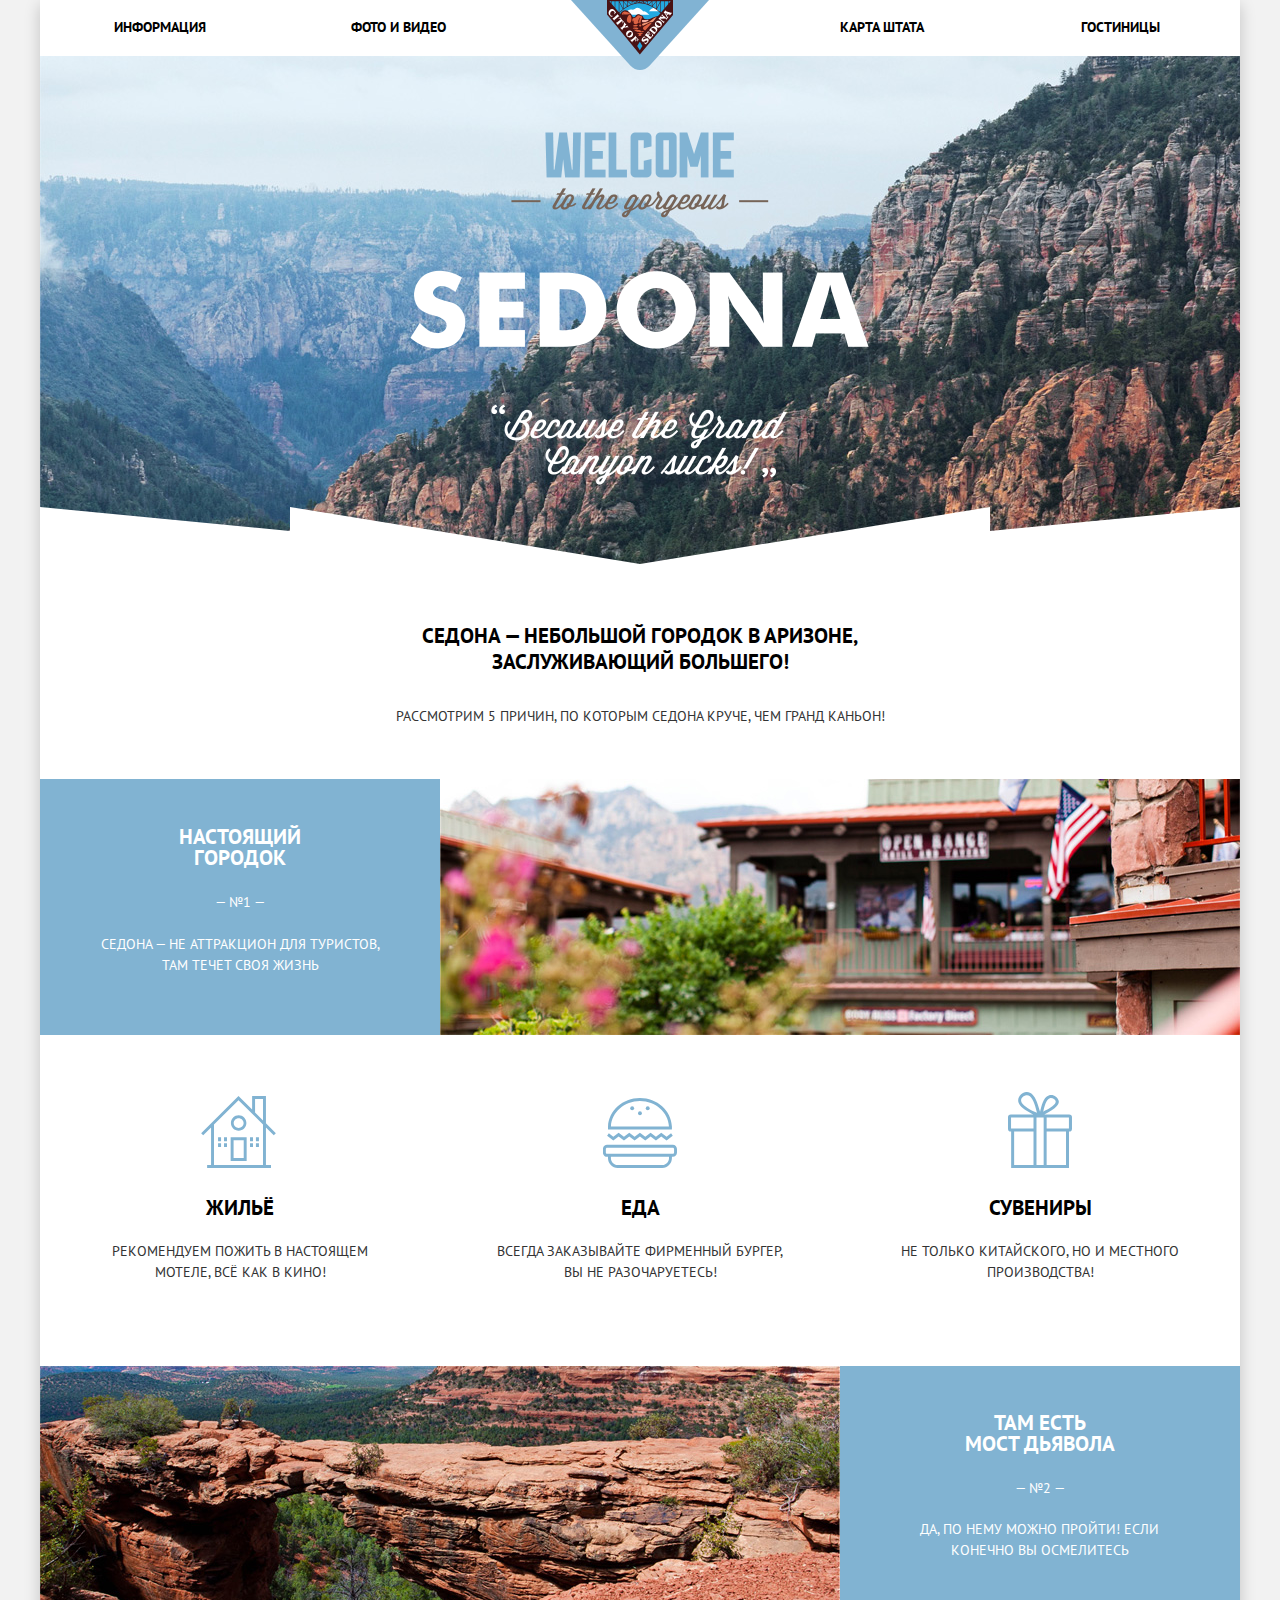
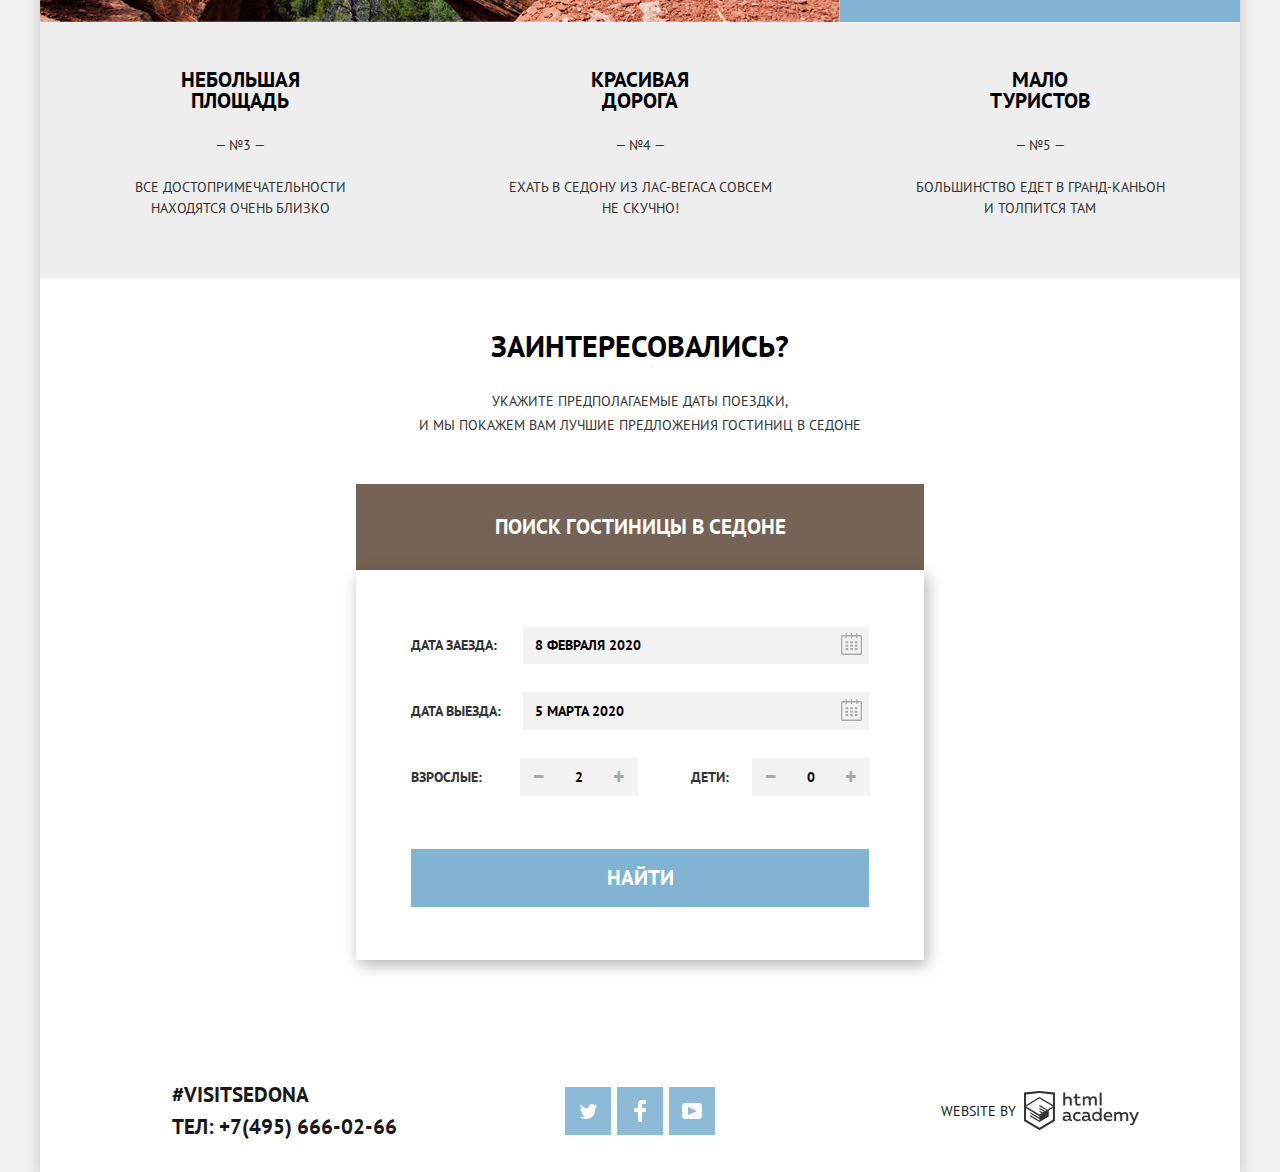
<file: index.html>
<!DOCTYPE html>
<html lang="ru">
  <head>
    <meta charset="utf-8">
    <title>HTML Academy: Седона</title>
    <link href="https://fonts.googleapis.com/css?family=PT+Sans:400,700&display=swap&subset=cyrillic-ext" rel="stylesheet">
    <link href="css/normalize.css" rel="stylesheet">
    <link href="css/styles.css" rel="stylesheet">
  </head>
  <body>
    <div class="wrapper">
      <header class="main-header special-header">
        <nav class="main-navigation">
          <a class="main-header-logo">
            <img src="img/icons/logo-sedona.svg" alt="Логотип Седоны" width="140" height="70">
          </a>
          <ul class="site-navigation">
            <li><a href="info.html">Информация</a></li>
            <li><a href="photo-video.html">Фото и видео</a></li>
            <li><a href="map.html">Карта штата</a></li>
            <li><a href="hotels.html">Гостиницы</a></li>
          </ul>
        </nav>
      </header>

      <main class="container main-container">
        <div class="page-title">
          <h1>Седона &mdash; небольшой городок в Аризоне, заслуживающий большего!</h1>
          <p class="intro">Рассмотрим 5 причин, по которым Седона круче, чем Гранд Каньон!</p>
        </div>

        <section class="advantages">
          <h2 class="visually-hidden">Преимущества в городе Седона</h2>
          <ul class="advantages-list">
            <li class="advantage-item block1">
              <div class="real-city-container">
                <div class="real-city">
                  <h3>Настоящий городок</h3>
                  <span>&mdash; №1 &mdash;</span>
                  <p>Седона &mdash; не аттракцион для туристов, там течет своя жизнь</p>
                </div>
                <img src="img/real-city.jpg" alt="Настоящий городок" width="800" height="256">
              </div>
              <ul class="service-list">
                <li class="service-item">
                  <h4 class="house">Жильё</h4>
                  <p>Рекомендуем пожить в настоящем мотеле, всё как в кино!</p>
                </li>
                <li class="service-item">
                  <h4 class="food">Еда</h4>
                  <p>Всегда заказывайте фирменный бургер, вы не разочаруетесь!</p>
                </li>
                <li class="service-item">
                  <h4 class="souvenir">Сувениры</h4>
                  <p>Не только китайского, но и местного производства!</p>
                </li>
              </ul>
            </li>
            <li class="advantage-item block2">
              <div class="devil-bridge-block">
                <div class="devil-bridge">
                  <h3>Там есть <br> мост дьявола</h3>
                  <span>&mdash; №2 &mdash;</span>
                  <p>Да, по нему можно пройти! Если конечно вы осмелитесь</p>
                </div>
                <img src="img/devil-bridge.jpg" alt="Мост дьявола" width="800" height="256">
              </div>
            </li>
            <li class="advantage-item other">
              <h3>Небольшая площадь</h3>
              <span>&mdash; №3 &mdash;</span>
              <p>Все достопримечательности находятся очень близко</p>
            </li>
            <li class="advantage-item other">
              <h3>Красивая дорога</h3>
              <span>&mdash; №4 &mdash;</span>
              <p>Ехать в Седону из Лас-Вегаса совсем<br> не скучно!</p>
            </li>
            <li class="advantage-item other">
              <h3>Мало туристов</h3>
              <span>&mdash; №5 &mdash;</span>
              <p class="canyon">Большинство едет в Гранд-Каньон и толпится там</p>
            </li>
          </ul>
        </section>

        <section class="hotel-search">
          <h2 class="visually-hidden">Поиск гостиниц и карта города Седона</h2>
          <p class="interest">
            <b>Заинтересовались?</b>
          </p>
          <p class="best-offers">
            Укажите предполагаемые даты поездки,<br> и мы покажем вам лучшие предложения гостиниц в седоне
          </p>
          <div class="button-form">
            <button class="form-btn" type="button" name="hotel-search">Поиск гостиницы в Седоне</button>
            <form class="hotel-searching modal-show" action="https://echo.htmlacademy.ru" method="POST">
              <div class="check">
                <p>
                  <label for="date-check-in">Дата заезда:</label>
                  <input class="check-field" id="date-check-in" type="text" name="date" placeholder="8 февраля 2020">
                  <button class="calendar-btn" type="button" aria-label="Дата заезда">
                    <svg xmlns="http://www.w3.org/2000/svg" width="21" height="22" viewBox="0 0 21 22">
                      <path d="M19.251 2.025h-2.845V.648c0-.381-.294-.689-.656-.689-.363 0-.656.308-.656.689v1.377h-3.938V.648c0-.381-.294-.689-.655-.689-.363 0-.657.308-.657.689v1.377H5.906V.648c0-.381-.294-.689-.656-.689-.363 0-.657.308-.657.689v1.377H1.75C.784 2.025 0 2.847 0 3.862v16.302C0 21.179.784 22 1.75 22h17.501c.966 0 1.749-.821 1.749-1.836V3.862c0-1.015-.783-1.837-1.749-1.837zm.437 18.139a.448.448 0 0 1-.437.459H1.75a.45.45 0 0 1-.438-.459V3.862a.45.45 0 0 1 .438-.459h2.844v1.378c0 .381.294.689.657.689.362 0 .656-.308.656-.689V3.403h3.938v1.378c0 .381.294.689.657.689.361 0 .655-.308.655-.689V3.403h3.938v1.378c0 .381.293.689.656.689.362 0 .656-.308.656-.689V3.403h2.845c.241 0 .437.206.437.459v16.302z"/>
                      <path d="M4.594 8.225h2.625v2.066H4.594zM4.594 11.668h2.625v2.067H4.594zM4.594 15.112h2.625v2.066H4.594zM9.188 15.112h2.625v2.066H9.188zM9.188 11.668h2.625v2.067H9.188zM9.188 8.225h2.625v2.066H9.188zM13.781 15.112h2.625v2.066h-2.625zM13.781 11.668h2.625v2.067h-2.625zM13.781 8.225h2.625v2.066h-2.625z"/>
                    </svg>
                  </button>
                </p>
                <p>
                  <label for="date-check-out">Дата выезда:</label>
                  <input class="check-field" id="date-check-out" type="text" name="date" placeholder="5 марта 2020">
                  <button class="calendar-btn" type="button" aria-label="Дата выезда">
                    <svg xmlns="http://www.w3.org/2000/svg" width="21" height="22" viewBox="0 0 21 22">
                      <path d="M19.251 2.025h-2.845V.648c0-.381-.294-.689-.656-.689-.363 0-.656.308-.656.689v1.377h-3.938V.648c0-.381-.294-.689-.655-.689-.363 0-.657.308-.657.689v1.377H5.906V.648c0-.381-.294-.689-.656-.689-.363 0-.657.308-.657.689v1.377H1.75C.784 2.025 0 2.847 0 3.862v16.302C0 21.179.784 22 1.75 22h17.501c.966 0 1.749-.821 1.749-1.836V3.862c0-1.015-.783-1.837-1.749-1.837zm.437 18.139a.448.448 0 0 1-.437.459H1.75a.45.45 0 0 1-.438-.459V3.862a.45.45 0 0 1 .438-.459h2.844v1.378c0 .381.294.689.657.689.362 0 .656-.308.656-.689V3.403h3.938v1.378c0 .381.294.689.657.689.361 0 .655-.308.655-.689V3.403h3.938v1.378c0 .381.293.689.656.689.362 0 .656-.308.656-.689V3.403h2.845c.241 0 .437.206.437.459v16.302z"/>
                      <path d="M4.594 8.225h2.625v2.066H4.594zM4.594 11.668h2.625v2.067H4.594zM4.594 15.112h2.625v2.066H4.594zM9.188 15.112h2.625v2.066H9.188zM9.188 11.668h2.625v2.067H9.188zM9.188 8.225h2.625v2.066H9.188zM13.781 15.112h2.625v2.066h-2.625zM13.781 11.668h2.625v2.067h-2.625zM13.781 8.225h2.625v2.066h-2.625z"/>
                    </svg>
                  </button>
                </p>
              </div>
              <div class="adult-child">
                <p class="adult">
                  <label for="adult-number">Взрослые:</label>
                  <span class="adult-block">
                    <button class="plus-minus" type="button" aria-label="Минус">&minus;</button>
                    <input id="adult-number" type="text" name="adult" placeholder="2">
                    <button class="plus-minus" type="button" aria-label="Плюс">+</button>
                  </span>
                </p>
                <p class="child">
                  <label class="child-label" for="child-number">Дети:</label>
                  <span class="child-block">
                    <button class="plus-minus" type="button" aria-label="Минус">&minus;</button>
                    <input id="child-number" type="text" name="child" placeholder="0">
                    <button class="plus-minus" type="button" aria-label="Плюс">+</button>
                  </span>
                </p>
              </div>
              <button class="search-btn" type="submit">Найти</button>
            </form>
          </div>
          <div class="map">
            <iframe src="https://www.google.com/maps/embed?pb=!1m18!1m12!1m3!1d52383.117474208055!2d-111.8303295823372!3d34.85761324832091!2m3!1f0!2f0!3f0!3m2!1i1024!2i768!4f13.1!3m3!1m2!1s0x872da132f942b00d%3A0x5548c523fa6c8efd!2z0KHQtdC00L7QvdCwLCDQkNGA0LjQt9C-0L3QsCA4NjMzNiwg0KHQqNCQ!5e0!3m2!1sru!2sru!4v1530306707157" width="1200" height="594" style="border:0" allowfullscreen>
            </iframe>
          </div>
        </section>
      </main>

      <footer class="main-footer main-footer-index">
        <div class="footer-feedback">
            <span class="hashtag">#visitsedona</span>
            <a href="tel:+74956660266">тел: +7(495) 666-02-66</a>
        </div>
        <ul class="footer-social">
          <li>
            <a class="social-button twitter" href="#">
              <span class="visually-hidden">Twitter</span>
              <svg xmlns="http://www.w3.org/2000/svg" xmlns:xlink="http://www.w3.org/1999/xlink" width="17" height="15" viewBox="0 0 17 15">
                <path fill="#FFF" d="M10.95.144c1.685-.496 2.984.27 3.577 1.179.673-.231 1.331-.481 2.011-.708a2.345 2.345 0 0 1-.857 1.768c.685.17 1.304-.491 1.304-.491-.169 1-1.006 1.788-1.563 2.024-.231 6.75-3.175 11.217-10.077 11.082h-.446c-.41 0-4.164-.46-4.898-1.887 2.271.196 3.893-.422 4.693-1.177-.96-.3-2.679-.477-2.979-2.95.349.106.564.228 1.19.119C1.705 8.247.374 7.53.448 5.33c.285.328 1.067.536 1.34.472C1.085 5.561-.182 2.442.894.85c1.818 1.854 3.735 3.606 7.152 3.773C8.254 2.33 9.183.793 10.95.144z"/>
              </svg>
            </a>
          </li>
          <li>
            <a class="social-button facebook" href="#">
              <span class="visually-hidden">Facebook</span>
              <svg xmlns="http://www.w3.org/2000/svg" width="12" height="22" viewBox="0 0 12 22">
                <path fill="#FFF" d="M12 4V0H8a4 4 0 0 0-4 4v4H0v4h4v10h4V12h4V8H8V4h4z"/>
              </svg>
            </a>
          </li>
          <li>
            <a class="social-button youtube" href="#">
              <span class="visually-hidden">Youtube</span>
              <svg xmlns="http://www.w3.org/2000/svg" xmlns:xlink="http://www.w3.org/1999/xlink" width="20" height="16" viewBox="0 0 20 16">
                <path fill="#FFF" d="M17 0H3C1.35 0 0 1.35 0 3v10c0 1.65 1.35 3 3 3h14c1.65 0 3-1.35 3-3V3c0-1.65-1.35-3-3-3zM6.027 11.998V4.002L15.014 8l-8.987 3.998z"/>
              </svg>
            </a>
          </li>
        </ul>
        <div class="footer-copyright">
          <span>website by</span>
          <a class="copyright" href="https://htmlacademy.ru/intensive/htmlcss">
            <span class="visually-hidden">HTML academy</span>
            <svg id="Layer_1" data-name="Layer 1" xmlns="http://www.w3.org/2000/svg" viewBox="0 0 108.08 36.85">
              <title>logo-htmlacademy-small1</title>
              <path d="M44.61,26.88a2,2,0,0,0,.55-0.1v1.33a3.25,3.25,0,0,1-1.18.21,1.67,1.67,0,0,1-1.67-1,4.84,4.84,0,0,1-3.14,1.08c-1.51,0-2.91-.83-2.91-2.55,0-2.13,2-2.79,3.71-2.79a11.08,11.08,0,0,1,2.17.25v-0.3c0-1-.76-1.77-2.19-1.77a7.42,7.42,0,0,0-3,.64v-1.7a10.21,10.21,0,0,1,3.19-.55c2.36,0,3.81,1.12,3.81,3.65v3a0.54,0.54,0,0,0,.49.59h0.17Zm-6.44-1.13A1.35,1.35,0,0,0,39.63,27h0.11a3.39,3.39,0,0,0,2.41-1V24.58a9.72,9.72,0,0,0-1.81-.21c-1,0-2.16.33-2.16,1.38h0Zm12.36-6.11a5,5,0,0,1,2.57.64V22a4.08,4.08,0,0,0-2.3-.7,2.75,2.75,0,1,0,0,5.49,5,5,0,0,0,2.43-.64v1.71a6.27,6.27,0,0,1-2.76.57A4.21,4.21,0,0,1,46,24.51q0-.21,0-0.41a4.32,4.32,0,0,1,4.18-4.46h0.38Zm12.17,7.24a2,2,0,0,0,.55-0.1v1.33a3.25,3.25,0,0,1-1.18.21,1.67,1.67,0,0,1-1.67-1,4.84,4.84,0,0,1-3.14,1.08c-1.51,0-2.91-.83-2.91-2.55,0-2.13,2-2.79,3.71-2.79a11.08,11.08,0,0,1,2.17.25v-0.3c0-1-.76-1.77-2.19-1.77a7.42,7.42,0,0,0-3,.64v-1.7a10.21,10.21,0,0,1,3.19-.55c2.36,0,3.81,1.12,3.81,3.65v3a0.54,0.54,0,0,0,.49.59h0.17Zm-6.44-1.13A1.35,1.35,0,0,0,57.73,27h0.11a3.39,3.39,0,0,0,2.41-1V24.58a9.72,9.72,0,0,0-1.81-.21c-1.06,0-2.16.33-2.16,1.38h0ZM73,16V28.2H71.35V26.88a3.88,3.88,0,0,1-3.19,1.54,4.4,4.4,0,0,1,0-8.78,3.81,3.81,0,0,1,3,1.3V16H73Zm-4.53,5.22a2.76,2.76,0,1,0,0,5.52A2.86,2.86,0,0,0,71.15,25V23A2.91,2.91,0,0,0,68.49,21.27ZM79,19.64c3.31,0,4.46,2.68,3.92,5.09H76.7c0.21,1.5,1.67,2.11,3.19,2.11a6.11,6.11,0,0,0,2.64-.59v1.6a7.14,7.14,0,0,1-3,.57C77,28.42,74.78,27,74.78,24a4.18,4.18,0,0,1,4-4.39H79Zm0.09,1.54a2.28,2.28,0,0,0-2.44,2.1v0.06H81.3A2,2,0,0,0,79.13,21.18Zm5.73,7V19.87h1.65v1a3.81,3.81,0,0,1,2.78-1.27A2.86,2.86,0,0,1,91.89,21a4.12,4.12,0,0,1,2.91-1.33A3.06,3.06,0,0,1,98,23V28.2h-1.9V23.05a1.59,1.59,0,0,0-1.42-1.75H94.42a2.8,2.8,0,0,0-2.07,1.12V28.2h-1.9V23.05A1.59,1.59,0,0,0,89,21.31H88.8a3,3,0,0,0-2.21,1.29v5.63H84.86Zm21.31-8.33h1.9l-3.91,9.46c-0.9,2.17-2.09,2.86-3.35,2.86a4.76,4.76,0,0,1-1.1-.14V30.46a2.86,2.86,0,0,0,.85.12c0.9,0,1.58-.64,2.07-1.9l0.17-.42-4-8.4h2l2.86,6.29ZM38.73,1.46V6.22a3.81,3.81,0,0,1,2.7-1.14,3.25,3.25,0,0,1,3.44,3.4v5.15H43V8.72a1.81,1.81,0,0,0-1.61-2h-0.3a2.93,2.93,0,0,0-2.32,1.39v5.52h-1.9V1.46h1.9ZM49.94,2.31v3h3V6.91h-3v3.81c0,1.1.5,1.46,1.58,1.46a4.49,4.49,0,0,0,1.69-.33v1.6A6.8,6.8,0,0,1,51,13.8a2.55,2.55,0,0,1-2.86-2.74V6.89H46.58V5.26h1.5V2.74Zm5.4,11.31V5.28H57v1A3.81,3.81,0,0,1,59.77,5a2.86,2.86,0,0,1,2.6,1.33A4.12,4.12,0,0,1,65.28,5,3.06,3.06,0,0,1,68.44,8.4v5.21h-1.9V8.46a1.59,1.59,0,0,0-1.42-1.75H64.89a2.8,2.8,0,0,0-2.07,1.12v5.78h-1.9V8.46A1.59,1.59,0,0,0,59.5,6.71H59.27A3,3,0,0,0,57.06,8v5.63H55.34ZM71.17,1.45H73V13.6H71.17V1.45ZM14.71,0H14.55L0,1.54V28.21l14.55,8.66,14.55-8.66V1.54Zm12.5,27.1L14.55,34.64,1.9,27.12V16.18l12.59,7.5V25L5.86,19.9v1.31l8.68,5.21v1.39L5.87,22.65V24l8.68,5.21,8.75-5.24V18.31L27.2,16V27.12Zm0-12.53-3.48,2-1.6,1L14.51,13v1.31L21,18.23H21l-0.14.09-1,.54-5.37-3.2V17l4.24,2.52-1,.67-3.2-1.9v1.31l2.1,1.24L14.5,22.1,2,14.65,14.51,7.11Zm0-1.32L14.49,5.76,1.91,13.25v-10L14.56,1.92,27.21,3.25v10h0Z" transform="translate(0 -0.02)" fill="#231f20"/>
            </svg>
          </a>
        </div>
      </footer>
    </div>
    <script src="js/popup.min.js"></script>
  </body>
</html>
</file>
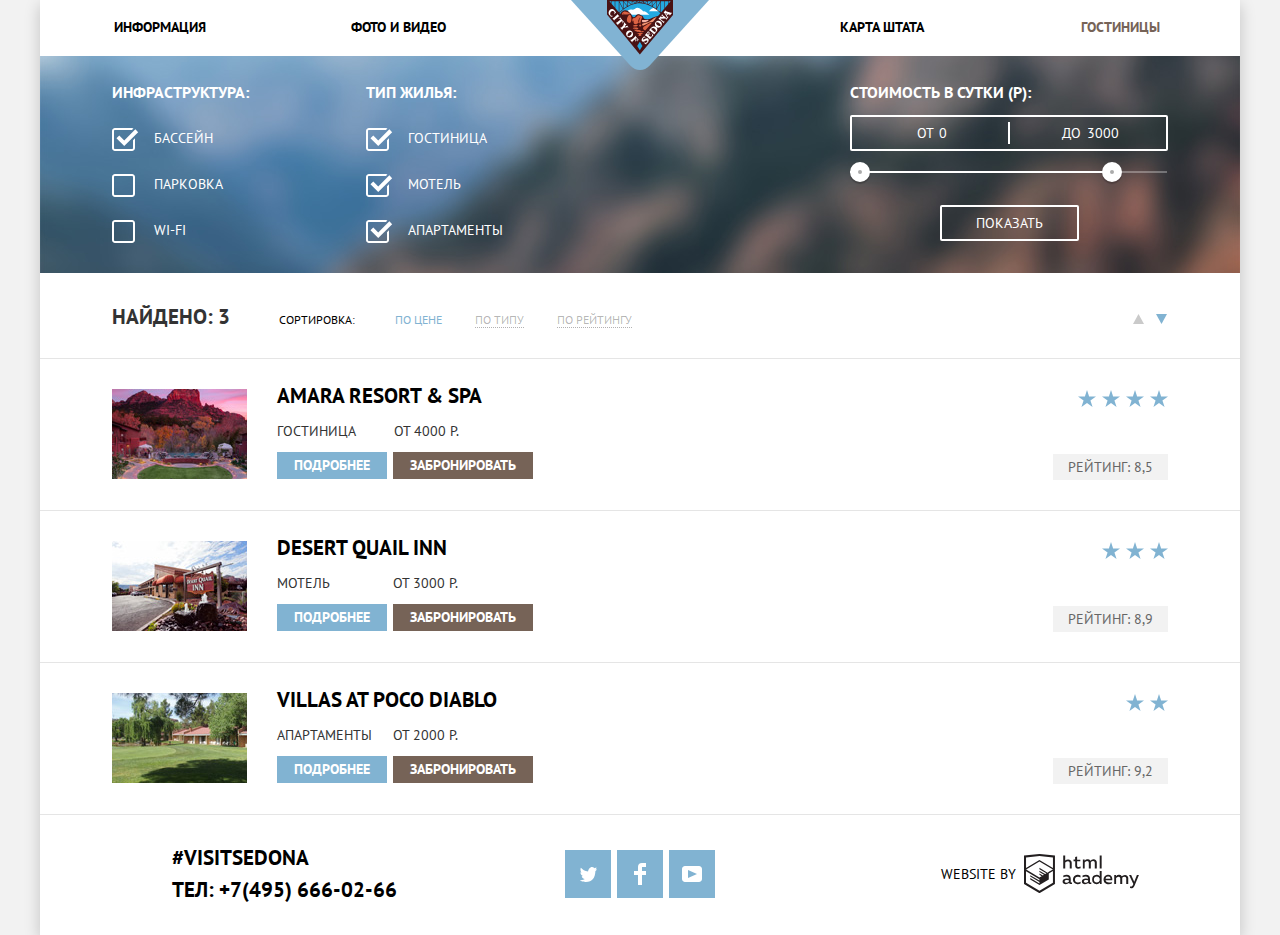
<file: hotels.html>
<!DOCTYPE html>
<html lang="ru">
  <head>
    <meta charset="utf-8">
    <title>HTML Academy: Седона</title>
    <link href="https://fonts.googleapis.com/css?family=PT+Sans:400,700&display=swap&subset=cyrillic-ext" rel="stylesheet">
    <link href="css/normalize.css" rel="stylesheet">
    <link href="css/styles.css" rel="stylesheet">
  </head>
  <body>
    <div class="wrapper">
      <header class="main-header">
        <a href="index.html">
          <span class="visually-hidden">На главную</span>
          <img class="main-header-logo" src="img/icons/logo-sedona.svg" alt="Логотип Седоны" width="140" height="70">
        </a>
        <nav class="main-navigation">
          <ul class="site-navigation">
            <li><a href="info.html">Информация</a></li>
            <li><a href="media.html">Фото и видео</a></li>
            <li><a href="map.html">Карта штата</a></li>
            <li class="site-navigation-current"><a>Гостиницы</a></li>
          </ul>
        </nav>
      </header>

      <main class="container">
        <h1 class="visually-hidden">Поиск гостиниц в Седоне</h1>

        <section>
          <h2 class="visually-hidden">Форма поиска жилья</h2>
          <form class="housing-search" action="https://echo.htmlacademy.ru" method="POST">
            <fieldset class="infrastructure-block">
              <legend>Инфраструктура:</legend>
              <ul class="infrastructure-option">
                <li class="filter-option">
                  <input class="visually-hidden filter-input" id="pool" type="checkbox" name="pool" checked>
                  <label for="pool">Бассейн</label>
                </li>
                <li class="filter-option">
                  <input class="visually-hidden filter-input" id="parking" type="checkbox" name="parking">
                  <label for="parking">Парковка</label>
                </li>
                <li class="filter-option">
                  <input class="visually-hidden filter-input" id="wifi" type="checkbox" name="wifi">
                  <label for="wifi">wi-fi</label>
                </li>
              </ul>
            </fieldset>
            <fieldset class="housing-type-block">
              <legend>Тип жилья:</legend>
              <ul class="housing-type">
                <li class="filter-option">
                  <input class="visually-hidden filter-input" id="hotel" type="checkbox" name="hotel" checked>
                  <label for="hotel">Гостиница</label>
                </li>
                <li class="filter-option">
                  <input class="visually-hidden filter-input" id="motel" type="checkbox" name="motel" checked>
                  <label for="motel">Мотель</label>
                </li>
                <li class="filter-option">
                  <input class="visually-hidden filter-input" id="apartments" type="checkbox" name="apartments" checked>
                  <label for="apartments">Апартаменты</label>
                </li>
              </ul>
            </fieldset>
            <fieldset class="price-block">
              <legend>Стоимость в сутки (р):</legend>
              <div class="price-range">
                <label>
                  <span>От</span>
                  <input type="text" name="min" value="0">
                </label>
                <label>
                  <span>До</span>
                  <input type="text" name="max" value="3000">
                </label>
              </div>
              <div class="range-controls">
                <div class="scale">
                  <div class="bar"></div>
                </div>
                <div class="slider slider-min"></div>
                <div class="slider slider-max"></div>
              </div>
              <button class="show-button" type="submit">Показать</button>
            </fieldset>
          </form>
        </section>

        <section class="filters-results">
          <div class="filters-block1">
            <h2>Сортировка:</h2>
            <p class="result">Найдено: 3</p>
            <ul class="sorting">
              <li class="sorting-item-current">
                <a>По цене</a>
              </li>
              <li>
                <a class="sorting-item" href="#">По типу</a>
              </li>
              <li>
                <a class="sorting-item" href="#">По рейтингу</a>
              </li>
            </ul>
          </div>
          <ul class="increase-decrease">
            <li>
              <a class="increase" href="#">
                <span class="visually-hidden">По возрастанию</span>
                <svg xmlns="http://www.w3.org/2000/svg" width="11" height="10" viewBox="0 0 11 10">
                  <path fill="#231F20" d="M5.5 0L0 10h11z"/>
                </svg>
              </a>
            </li>
            <li>
              <a class="decrease">
                <span class="visually-hidden">По убыванию</span>
                <svg xmlns="http://www.w3.org/2000/svg" width="11" height="10" viewBox="0 0 11 10">
                  <path fill="#231F20" d="M5.5 10L0 0h11"/>
                </svg>
              </a>
            </li>
          </ul>
        </section>

        <section class="search-results">
          <h2 class="visually-hidden">Результат поиска</h2>
          <ul class="catalog-list">
            <li class="catalog-item">
              <a class="catalog-item-image" href="#">
                <img src="img/hotel-picture-1.jpg" alt="Гостиница Amara Resort & Spa" width="135" height="90">
              </a>
              <div class="hotel-name-block">
                <h3 class="hotel-name">
                  <a href="#">Amara Resort & Spa</a>
                </h3>
                <p class="description-block1">
                  Гостиница
                  <span>От 4000 р.</span>
                </p>
                <div class="hotels-button">
                  <a class="details" href="#">Подробнее</a>
                  <a class="booking" href="#">Забронировать</a>
                </div>
              </div>
              <div class="rating-stars">
                <div class="stars-block">
                  <span class="stars">
                    <svg xmlns="http://www.w3.org/2000/svg" width="18" height="17" viewBox="0 0 18 17">
                      <path fill="#81B3D2" d="M9.002 0l2.126 6.494h6.877l-5.564 4.012L14.566 17l-5.564-4.013L3.438 17l2.126-6.494L0 6.494h6.878z"/>
                    </svg>
                  </span>
                  <span class="stars">
                    <svg xmlns="http://www.w3.org/2000/svg" width="18" height="17" viewBox="0 0 18 17">
                      <path fill="#81B3D2" d="M9.002 0l2.126 6.494h6.877l-5.564 4.012L14.566 17l-5.564-4.013L3.438 17l2.126-6.494L0 6.494h6.878z"/>
                    </svg>
                  </span>
                  <span class="stars">
                    <svg xmlns="http://www.w3.org/2000/svg" width="18" height="17" viewBox="0 0 18 17">
                      <path fill="#81B3D2" d="M9.002 0l2.126 6.494h6.877l-5.564 4.012L14.566 17l-5.564-4.013L3.438 17l2.126-6.494L0 6.494h6.878z"/>
                    </svg>
                  </span>
                  <span class="stars">
                    <svg xmlns="http://www.w3.org/2000/svg" width="18" height="17" viewBox="0 0 18 17">
                      <path fill="#81B3D2" d="M9.002 0l2.126 6.494h6.877l-5.564 4.012L14.566 17l-5.564-4.013L3.438 17l2.126-6.494L0 6.494h6.878z"/>
                    </svg>
                  </span>
                </div>
                <span class="rating">Рейтинг: 8,5</span>
              </div>
            </li>
            <li class="catalog-item">
              <a class="catalog-item-image" href="#">
                <img src="img/hotel-picture-2.jpg" alt="Мотель Desert Quail Inn" width="135" height="90">
              </a>
              <div class="hotel-name-block">
                <h3 class="hotel-name">
                  <a href="#">Desert Quail Inn</a>
                </h3>
                <p class="description-block2">
                  Мотель
                  <span>От 3000 р.</span>
                </p>
                <div class="hotels-button">
                    <a class="details" href="#">Подробнее</a>
                    <a class="booking" href="#">Забронировать</a>
                </div>
              </div>
              <div class="rating-stars">
                <div class="stars-block">
                  <span class="stars">
                    <svg xmlns="http://www.w3.org/2000/svg" width="18" height="17" viewBox="0 0 18 17">
                      <path fill="#81B3D2" d="M9.002 0l2.126 6.494h6.877l-5.564 4.012L14.566 17l-5.564-4.013L3.438 17l2.126-6.494L0 6.494h6.878z"/>
                    </svg>
                  </span>
                  <span class="stars">
                    <svg xmlns="http://www.w3.org/2000/svg" width="18" height="17" viewBox="0 0 18 17">
                      <path fill="#81B3D2" d="M9.002 0l2.126 6.494h6.877l-5.564 4.012L14.566 17l-5.564-4.013L3.438 17l2.126-6.494L0 6.494h6.878z"/>
                    </svg>
                  </span>
                  <span class="stars">
                    <svg xmlns="http://www.w3.org/2000/svg" width="18" height="17" viewBox="0 0 18 17">
                      <path fill="#81B3D2" d="M9.002 0l2.126 6.494h6.877l-5.564 4.012L14.566 17l-5.564-4.013L3.438 17l2.126-6.494L0 6.494h6.878z"/>
                    </svg>
                  </span>
                </div>
                <span class="rating">Рейтинг: 8,9</span>
              </div>
            </li>
            <li class="catalog-item villas">
              <a class="catalog-item-image" href="#">
                <img src="img/hotel-picture-3.jpg" alt="Апартаменты Villas At Poco Diablo" width="135" height="90">
              </a>
              <div class="hotel-name-block">
                <h3 class="hotel-name">
                  <a href="#">Villas At Poco Diablo</a>
                </h3>
                <p class="description-block3">
                  Апартаменты
                  <span>От 2000 р.</span>
                </p>
                <div class="hotels-button">
                  <a class="details" href="#">Подробнее</a>
                  <a class="booking" href="#">Забронировать</a>
                </div>
              </div>
              <div class="rating-stars">
                <div class="stars-block">
                  <span class="stars">
                    <svg xmlns="http://www.w3.org/2000/svg" width="18" height="17" viewBox="0 0 18 17">
                      <path fill="#81B3D2" d="M9.002 0l2.126 6.494h6.877l-5.564 4.012L14.566 17l-5.564-4.013L3.438 17l2.126-6.494L0 6.494h6.878z"/>
                    </svg>
                  </span>
                  <span class="stars">
                    <svg xmlns="http://www.w3.org/2000/svg" width="18" height="17" viewBox="0 0 18 17">
                      <path fill="#81B3D2" d="M9.002 0l2.126 6.494h6.877l-5.564 4.012L14.566 17l-5.564-4.013L3.438 17l2.126-6.494L0 6.494h6.878z"/>
                    </svg>
                  </span>
                </div>
                <span class="rating">Рейтинг: 9,2</span>
              </div>
            </li>
          </ul>
        </section>
      </main>

      <footer class="main-footer">
        <div class="footer-feedback">
          <span class="hashtag">#visitsedona</span>
          <a href="tel:+74956660266">тел: +7(495) 666-02-66</a>
        </div>
        <ul class="footer-social">
          <li>
            <a class="social-button twitter" href="#">
              <span class="visually-hidden">Twitter</span>
              <svg xmlns="http://www.w3.org/2000/svg" xmlns:xlink="http://www.w3.org/1999/xlink" width="17" height="15" viewBox="0 0 17 15">
                <path fill="#FFF" d="M10.95.144c1.685-.496 2.984.27 3.577 1.179.673-.231 1.331-.481 2.011-.708a2.345 2.345 0 0 1-.857 1.768c.685.17 1.304-.491 1.304-.491-.169 1-1.006 1.788-1.563 2.024-.231 6.75-3.175 11.217-10.077 11.082h-.446c-.41 0-4.164-.46-4.898-1.887 2.271.196 3.893-.422 4.693-1.177-.96-.3-2.679-.477-2.979-2.95.349.106.564.228 1.19.119C1.705 8.247.374 7.53.448 5.33c.285.328 1.067.536 1.34.472C1.085 5.561-.182 2.442.894.85c1.818 1.854 3.735 3.606 7.152 3.773C8.254 2.33 9.183.793 10.95.144z"/>
              </svg>
            </a>
          </li>
          <li>
            <a class="social-button facebook" href="#">
              <span class="visually-hidden">Facebook</span>
              <svg xmlns="http://www.w3.org/2000/svg" width="12" height="22" viewBox="0 0 12 22">
                <path fill="#FFF" d="M12 4V0H8a4 4 0 0 0-4 4v4H0v4h4v10h4V12h4V8H8V4h4z"/>
              </svg>
            </a>
          </li>
          <li>
            <a class="social-button youtube" href="#">
              <span class="visually-hidden">Youtube</span>
              <svg xmlns="http://www.w3.org/2000/svg" xmlns:xlink="http://www.w3.org/1999/xlink" width="20" height="16" viewBox="0 0 20 16">
                <path fill="#FFF" d="M17 0H3C1.35 0 0 1.35 0 3v10c0 1.65 1.35 3 3 3h14c1.65 0 3-1.35 3-3V3c0-1.65-1.35-3-3-3zM6.027 11.998V4.002L15.014 8l-8.987 3.998z"/>
              </svg>
            </a>
          </li>
        </ul>
        <div class="footer-copyright">
          <span>website by</span>
          <a class="copyright" href="https://htmlacademy.ru/intensive/htmlcss">
            <span class="visually-hidden">HTML academy</span>
            <svg id="Layer_1" data-name="Layer 1" xmlns="http://www.w3.org/2000/svg" viewBox="0 0 108.08 36.85">
              <title>logo-htmlacademy-small1</title>
              <path d="M44.61,26.88a2,2,0,0,0,.55-0.1v1.33a3.25,3.25,0,0,1-1.18.21,1.67,1.67,0,0,1-1.67-1,4.84,4.84,0,0,1-3.14,1.08c-1.51,0-2.91-.83-2.91-2.55,0-2.13,2-2.79,3.71-2.79a11.08,11.08,0,0,1,2.17.25v-0.3c0-1-.76-1.77-2.19-1.77a7.42,7.42,0,0,0-3,.64v-1.7a10.21,10.21,0,0,1,3.19-.55c2.36,0,3.81,1.12,3.81,3.65v3a0.54,0.54,0,0,0,.49.59h0.17Zm-6.44-1.13A1.35,1.35,0,0,0,39.63,27h0.11a3.39,3.39,0,0,0,2.41-1V24.58a9.72,9.72,0,0,0-1.81-.21c-1,0-2.16.33-2.16,1.38h0Zm12.36-6.11a5,5,0,0,1,2.57.64V22a4.08,4.08,0,0,0-2.3-.7,2.75,2.75,0,1,0,0,5.49,5,5,0,0,0,2.43-.64v1.71a6.27,6.27,0,0,1-2.76.57A4.21,4.21,0,0,1,46,24.51q0-.21,0-0.41a4.32,4.32,0,0,1,4.18-4.46h0.38Zm12.17,7.24a2,2,0,0,0,.55-0.1v1.33a3.25,3.25,0,0,1-1.18.21,1.67,1.67,0,0,1-1.67-1,4.84,4.84,0,0,1-3.14,1.08c-1.51,0-2.91-.83-2.91-2.55,0-2.13,2-2.79,3.71-2.79a11.08,11.08,0,0,1,2.17.25v-0.3c0-1-.76-1.77-2.19-1.77a7.42,7.42,0,0,0-3,.64v-1.7a10.21,10.21,0,0,1,3.19-.55c2.36,0,3.81,1.12,3.81,3.65v3a0.54,0.54,0,0,0,.49.59h0.17Zm-6.44-1.13A1.35,1.35,0,0,0,57.73,27h0.11a3.39,3.39,0,0,0,2.41-1V24.58a9.72,9.72,0,0,0-1.81-.21c-1.06,0-2.16.33-2.16,1.38h0ZM73,16V28.2H71.35V26.88a3.88,3.88,0,0,1-3.19,1.54,4.4,4.4,0,0,1,0-8.78,3.81,3.81,0,0,1,3,1.3V16H73Zm-4.53,5.22a2.76,2.76,0,1,0,0,5.52A2.86,2.86,0,0,0,71.15,25V23A2.91,2.91,0,0,0,68.49,21.27ZM79,19.64c3.31,0,4.46,2.68,3.92,5.09H76.7c0.21,1.5,1.67,2.11,3.19,2.11a6.11,6.11,0,0,0,2.64-.59v1.6a7.14,7.14,0,0,1-3,.57C77,28.42,74.78,27,74.78,24a4.18,4.18,0,0,1,4-4.39H79Zm0.09,1.54a2.28,2.28,0,0,0-2.44,2.1v0.06H81.3A2,2,0,0,0,79.13,21.18Zm5.73,7V19.87h1.65v1a3.81,3.81,0,0,1,2.78-1.27A2.86,2.86,0,0,1,91.89,21a4.12,4.12,0,0,1,2.91-1.33A3.06,3.06,0,0,1,98,23V28.2h-1.9V23.05a1.59,1.59,0,0,0-1.42-1.75H94.42a2.8,2.8,0,0,0-2.07,1.12V28.2h-1.9V23.05A1.59,1.59,0,0,0,89,21.31H88.8a3,3,0,0,0-2.21,1.29v5.63H84.86Zm21.31-8.33h1.9l-3.91,9.46c-0.9,2.17-2.09,2.86-3.35,2.86a4.76,4.76,0,0,1-1.1-.14V30.46a2.86,2.86,0,0,0,.85.12c0.9,0,1.58-.64,2.07-1.9l0.17-.42-4-8.4h2l2.86,6.29ZM38.73,1.46V6.22a3.81,3.81,0,0,1,2.7-1.14,3.25,3.25,0,0,1,3.44,3.4v5.15H43V8.72a1.81,1.81,0,0,0-1.61-2h-0.3a2.93,2.93,0,0,0-2.32,1.39v5.52h-1.9V1.46h1.9ZM49.94,2.31v3h3V6.91h-3v3.81c0,1.1.5,1.46,1.58,1.46a4.49,4.49,0,0,0,1.69-.33v1.6A6.8,6.8,0,0,1,51,13.8a2.55,2.55,0,0,1-2.86-2.74V6.89H46.58V5.26h1.5V2.74Zm5.4,11.31V5.28H57v1A3.81,3.81,0,0,1,59.77,5a2.86,2.86,0,0,1,2.6,1.33A4.12,4.12,0,0,1,65.28,5,3.06,3.06,0,0,1,68.44,8.4v5.21h-1.9V8.46a1.59,1.59,0,0,0-1.42-1.75H64.89a2.8,2.8,0,0,0-2.07,1.12v5.78h-1.9V8.46A1.59,1.59,0,0,0,59.5,6.71H59.27A3,3,0,0,0,57.06,8v5.63H55.34ZM71.17,1.45H73V13.6H71.17V1.45ZM14.71,0H14.55L0,1.54V28.21l14.55,8.66,14.55-8.66V1.54Zm12.5,27.1L14.55,34.64,1.9,27.12V16.18l12.59,7.5V25L5.86,19.9v1.31l8.68,5.21v1.39L5.87,22.65V24l8.68,5.21,8.75-5.24V18.31L27.2,16V27.12Zm0-12.53-3.48,2-1.6,1L14.51,13v1.31L21,18.23H21l-0.14.09-1,.54-5.37-3.2V17l4.24,2.52-1,.67-3.2-1.9v1.31l2.1,1.24L14.5,22.1,2,14.65,14.51,7.11Zm0-1.32L14.49,5.76,1.91,13.25v-10L14.56,1.92,27.21,3.25v10h0Z" transform="translate(0 -0.02)" fill="#231f20"/>
            </svg>
          </a>
        </div>
      </footer>
    </div>
  </body>
</html>
</file>
<file: css/styles.css>
/* prefixed by https://autoprefixer.github.io (PostCSS: v7.0.26, autoprefixer: v9.7.3) */

body {
    font-family: "PT Sans", "Arial", sans-serif;
    font-size: 14px;
    line-height: 26px;
    font-weight: normal;
    color: #000000;
    text-transform: uppercase;

    background-color: #f2f2f2;
}

.wrapper {
    position: relative;
    width: 1200px;
    margin: 0 auto;

    background-color: #ffffff;
    -webkit-box-shadow: 0 5px 15px 0 rgba(0, 1, 1, 0.2);
            box-shadow: 0 5px 15px 0 rgba(0, 1, 1, 0.2);
}

a {
    text-decoration: none;
}

.visually-hidden:not(:focus):not(:active),
input[type="checkbox"].visually-hidden,
input[type="radio"].visually-hidden {
    position: absolute;

    width: 1px;
    height: 1px;
    margin: -1;
    border: 0;
    padding: 0;

    white-space: nowrap;

    -webkit-clip-path: inset(100%);

            clip-path: inset(100%);
    clip: rect(0 0 0 0);
    overflow: hidden;
}

.special-header::after {
    content: "";
    display: block;
    width: 1200px;
    height: 717px;

    background-color: #dfedf6;
    background-image: url(../img/welcome.png),
                      url(../img/photo-sedona.jpg);
    background-repeat: no-repeat;
    background-position: 370px 76px, 0 -83px;
}

.main-navigation {
    margin: 0 auto;
    padding: 0;

    color: #000000;
    background-color: #ffffff;
}

.main-header-logo {
    position: absolute;
    left: 0;
    right: 0;
    margin: 0 auto;
    width: 140px;
    height: 70px;
}

.site-navigation {
    display: -webkit-box;
    display: -ms-flexbox;
    display: flex;
    -ms-flex-wrap: wrap;
        flex-wrap: wrap;
    margin: 0 auto;
    padding: 0;

    list-style: none;
}

.site-navigation li {
    -ms-flex-preferred-size: 239px;
        flex-basis: 239px;
    -webkit-box-flex: 0;
        -ms-flex-positive: 0;
            flex-grow: 0;
    -ms-flex-negative: 0;
        flex-shrink: 0;
    padding-top: 14px;
    padding-bottom: 16px;

    text-align: center;
}

.site-navigation li:nth-child(2) {
    margin-right: 244px;
}

.site-navigation a {
    color: #000000;
    font-weight: bold;
}

.site-navigation a:hover,
.site-navigation a:focus {
    color: #81b3d2;
}

.site-navigation a:active {
    color: rgba(0, 0, 0, 0.3);
}

.site-navigation-current a:not([href]) {
    color: #766357;
}

.main-container {
    position: relative;
}

.main-container::before {
    content: "";
    
    position: absolute;
    top: -266px;
    left: 0;
    right: 0;

    margin-left: auto;
    margin-right: auto;
    width: 1200px;
    height: 57px;

    background-image: url(../img/icons/intro-mask.svg);
    background-repeat: no-repeat;
}

.page-title {
    position: absolute;
    top: -209px;
    padding-top: 45px;
    padding-bottom: 36px;

    width: 1200px;

    background-color: #ffffff;
}

.page-title h1 {
    margin-bottom: 28px;
    padding: 0 380px;

    font-size: 21px;
    font-weight: bold;
    text-align: center;
}

.container p {
    color: #333333;
}

.intro {
    text-align: center;
    color: #333333;
}

.advantages-list {
    display: -webkit-box;
    display: -ms-flexbox;
    display: flex;
    -ms-flex-wrap: wrap;
        flex-wrap: wrap;
}

.advantages-list,
.service-list {
    margin: 0;
    padding: 0;

    line-height: 21px;
    list-style: none;
}

.block1 {
    -ms-flex-preferred-size: 100%;
        flex-basis: 100%;
    -webkit-box-flex: 0;
        -ms-flex-positive: 0;
            flex-grow: 0;
    -ms-flex-negative: 0;
        flex-shrink: 0;
    margin: 0;
    margin-top: 6px;

    text-align: center;
    color: #ffffff;

    background-color: #81b3d2;
}

.block1 h3 {
    margin: 0;
    padding-left: 55px;
    padding-right: 55px;

    font-size: 21px;
    font-weight: bold;
    text-align: center;
}

.block1 p {
    color: #ffffff;
}

.real-city-container {
    display: -webkit-box;
    display: -ms-flexbox;
    display: flex;
}

.real-city {
    -ms-flex-preferred-size: 280px;
        flex-basis: 280px;
    -ms-flex-item-align: start;
        align-self: flex-start;
    margin-top: 47px;
    margin-left: 60px;
    margin-right: 60px;
    display: -webkit-box;
    display: -ms-flexbox;
    display: flex;
    -webkit-box-orient: vertical;
    -webkit-box-direction: normal;
        -ms-flex-direction: column;
            flex-direction: column;
    -ms-flex-wrap: wrap;
        flex-wrap: wrap;
}


.real-city span {
    display: block;
    margin: 0;
    margin-top: 24px;
}

.real-city p {
    margin: 0;
    margin-top: 21px;
}

.service-list {
    display: -webkit-box;
    display: -ms-flexbox;
    display: flex;
    -ms-flex-wrap: wrap;
        flex-wrap: wrap;
    -ms-flex-pack: distribute;
        justify-content: space-around;

    color: #000000;

    background-color: #ffffff;
}

.service-list p {
    color: #333333;
}

.service-item {
    -ms-flex-preferred-size: 400px;
        flex-basis: 400px;
    -webkit-box-flex: 0;
        -ms-flex-positive: 0;
            flex-grow: 0;
    -ms-flex-negative: 0;
        flex-shrink: 0;

    -webkit-box-sizing: border-box;

            box-sizing: border-box;
    max-width: 400px;
    padding: 134px 48px 69px;

    text-align: center;
}

.service-item h4 {
    position: relative;
    margin-bottom: 23px;

    font-size: 21px;
    font-weight: bold;
}

.service-item .house::before {
    content: "";

    position: absolute;
    bottom: 50px;
    -webkit-transform: translateX(-5px);
        -ms-transform: translateX(-5px);
            transform: translateX(-5px);

    width: 75px;
    height: 72px;

    background-image: url(../img/icon-1.svg);
    background-repeat: no-repeat;
}

.service-item .food::before {
    content: "";
    
    position: absolute;
    bottom: 50px;
    left: 50%;
    -webkit-transform: translateX(-50%);
        -ms-transform: translateX(-50%);
            transform: translateX(-50%);
    
    width: 74px;
    height: 70px;

    background-image: url(../img/icon-3.svg);
    background-repeat: no-repeat;
}

.service-item .souvenir::before {
    content: "";

    position: absolute;
    bottom: 50px;
    left: 50%;
    -webkit-transform: translateX(-50%);
        -ms-transform: translateX(-50%);
            transform: translateX(-50%);

    width: 64px;
    height: 76px;

    background-image: url(../img/icon-2.svg);
    background-repeat: no-repeat;
}

.block2 {
    -ms-flex-preferred-size: 100%;
        flex-basis: 100%;
    -webkit-box-flex: 0;
        -ms-flex-positive: 0;
            flex-grow: 0;
    -ms-flex-negative: 0;
        flex-shrink: 0;

    color: #ffffff;
    text-align: center;

    background-color: #81b3d2;
}

.block2 h3 {
    margin: 0;
    margin-bottom: 24px;

    font-size: 21px;
    font-weight: bold;
    text-align: center;
}

.block2 p {
    margin: 0;
    margin-top: 20px;

    color: #ffffff;
}

.devil-bridge-block {
    display: -webkit-box;
    display: -ms-flexbox;
    display: flex;
    -webkit-box-orient: horizontal;
    -webkit-box-direction: reverse;
        -ms-flex-direction: row-reverse;
            flex-direction: row-reverse;
    -webkit-box-align: start;
        -ms-flex-align: start;
            align-items: flex-start;
    -webkit-box-pack: justify;
        -ms-flex-pack: justify;
            justify-content: space-between;
}

.devil-bridge {
    -ms-flex-preferred-size: 303px;
        flex-basis: 303px;
    margin-top: 46px;
    margin-right: 49px;
}

.devil-bridge span {
    display: block;
    margin: 0;
}

.other {
    -ms-flex-preferred-size: 400px;
        flex-basis: 400px;
    -webkit-box-flex: 0;
        -ms-flex-positive: 0;
            flex-grow: 0;
    -ms-flex-negative: 0;
        flex-shrink: 0;
    -ms-flex-wrap: wrap;
        flex-wrap: wrap;
    padding: 26px 0 45px;

    max-width: 400px;
    line-height: 21px;
    text-align: center;

    text-align: center;

    background-color: #eeeeee;
}

.other h3 {
    margin-bottom: 24px;
    padding: 0 130px;

    font-size: 21px;
    font-weight: bold;
}

.other p,
.other span {
    color: #333333;
}

.other p {
    margin-top: 21px;
    padding: 0 65px;
}

.other .canyon {
    padding: 0 75px;
}

.hotel-search {
    text-align: center;
}

p.interest {
    margin: 0;
    margin-top: 50px;
    padding: 0 200px;

    font-size: 30px;
    line-height: 36px;
    text-align: center;
    color: #000000;
}

.best-offers {
    margin: 0;
    padding: 25px 200px 47px;

    text-align: center;
    line-height: 24px;
}

.form-btn {
    position: relative;

    width: 568px;
    padding: 31px 19px;

    font-size: 21px;
    font-weight: 700;
    text-transform: uppercase;
    color: #ffffff;

    background-color: #766357;
    border: none;
}

.form-btn:hover,
.form-btn:focus {
    background-color: #604e43;
}

.form-btn:active {
    color: rgba(255, 255, 255, 0.3);

    background-color: #503e33;
}

.hotel-searching {
    position: absolute;
    left: 0;
    right: 0;

    margin: 0 auto;
    padding-top: 56px;
    padding-right: 55px;
    padding-bottom: 53px;
    padding-left: 55px;

    width: 568px;
    -webkit-box-sizing: border-box;
            box-sizing: border-box;

    font-weight: 700;
    color: #000000;

    background-color: #ffffff;
    -webkit-box-shadow: 3px 5px 15px 0 rgba(0, 0, 0, 0.3);
            box-shadow: 3px 5px 15px 0 rgba(0, 0, 0, 0.3);
}

.modal-hide {
    display: none;
}

.modal-show {
    -webkit-animation: bounce 0.6s;
            animation: bounce 0.6s;
}

.modal-error {
    -webkit-animation: shake 0.6s;
            animation: shake 0.6s;
}

@-webkit-keyframes bounce {
    0% {
        opacity: 0;
        -webkit-transform: translateY(-390px);
                transform: translateY(-390px);
    }
  
    70% {
        -webkit-transform: translateY(30px);
                transform: translateY(30px);
    }
  
    90% {
        -webkit-transform: translateY(-10px);
                transform: translateY(-10px);
    }
  
    100% {
        opacity: 1;
        -webkit-transform: translateY(0);
                transform: translateY(0);
    }
}

@keyframes bounce {
    0% {
        opacity: 0;
        -webkit-transform: translateY(-390px);
                transform: translateY(-390px);
    }
  
    70% {
        -webkit-transform: translateY(30px);
                transform: translateY(30px);
    }
  
    90% {
        -webkit-transform: translateY(-10px);
                transform: translateY(-10px);
    }
  
    100% {
        opacity: 1;
        -webkit-transform: translateY(0);
                transform: translateY(0);
    }
}

  @-webkit-keyframes shake {
    0%,
    100% {
        -webkit-transform: translateX(0);
                transform: translateX(0);
    }
  
    10%,
    30%,
    50%,
    70%,
    90% {
        -webkit-transform: translateX(-10px);
                transform: translateX(-10px);
    }
  
    20%,
    40%,
    60%,
    80% {
        -webkit-transform: translateX(10px);
                transform: translateX(10px);
    }
}

  @keyframes shake {
    0%,
    100% {
        -webkit-transform: translateX(0);
                transform: translateX(0);
    }
  
    10%,
    30%,
    50%,
    70%,
    90% {
        -webkit-transform: translateX(-10px);
                transform: translateX(-10px);
    }
  
    20%,
    40%,
    60%,
    80% {
        -webkit-transform: translateX(10px);
                transform: translateX(10px);
    }
}

.hotel-searching input[type="text"] {
    font-weight: bold;

    background-color: #f2f2f2;
    border: 2px solid transparent;
}

.hotel-searching input[type="text"]::-webkit-input-placeholder {
    color: #000000;
    text-transform: uppercase;
}

.hotel-searching input[type="text"]::-moz-placeholder {
    color: #000000;
    text-transform: uppercase;
}

.hotel-searching input[type="text"]:-ms-input-placeholder {
    color: #000000;
    text-transform: uppercase;
}

.hotel-searching input[type="text"]::-ms-input-placeholder {
    color: #000000;
    text-transform: uppercase;
}

.hotel-searching input[type="text"]::placeholder {
    color: #000000;
    text-transform: uppercase;
}

.hotel-searching input[type="text"]:hover {
    background-color: #ebebeb;
}

.hotel-searching input[type="text"]:focus {
    background-color: #ffffff;
    outline: 2px solid #e5e5e5;
    outline-offset: -2px;
}

.check input[type="text"] {
    width: 309px;
    height: 34px;
    padding: 0;
    padding-left: 10px;
}

.check p {
    display: -webkit-box;
    display: -ms-flexbox;
    display: flex;
    -webkit-box-pack: center;
        -ms-flex-pack: center;
            justify-content: center;
    -webkit-box-align: center;
        -ms-flex-align: center;
            align-items: center;
    /* margin: 0; */
    margin: 0 0 28px;
}

.check label {
    -ms-flex-preferred-size: 100px;
        flex-basis: 100px;
    -webkit-box-flex: 0;
        -ms-flex-positive: 0;
            flex-grow: 0;
    -ms-flex-negative: 0;
        flex-shrink: 0;

    -ms-flex-item-align: center;

        -ms-grid-row-align: center;

        align-self: center;
    margin-right: 12px;

    text-align: left;
}

.adult-child {
    display: -webkit-box;
    display: -ms-flexbox;
    display: flex;
    -webkit-box-pack: justify;
        -ms-flex-pack: justify;
            justify-content: space-between;
    -webkit-box-align: stretch;
        -ms-flex-align: stretch;
            align-items: stretch;
    -webkit-box-sizing: border-box;
            box-sizing: border-box;
    margin-bottom: 53px;
}

.adult {
    -ms-flex-preferred-size: 226px;
        flex-basis: 226px;
    -webkit-box-flex: 0;
        -ms-flex-positive: 0;
            flex-grow: 0;
    -ms-flex-negative: 0;
        flex-shrink: 0;
    display: -webkit-box;
    display: -ms-flexbox;
    display: flex;
    -webkit-box-align: center;
        -ms-flex-align: center;
            align-items: center;
    margin: 0;
    margin-right: 53px;
}

.child {
    -ms-flex-preferred-size: 179px;
        flex-basis: 179px;
    -webkit-box-flex: 0;
        -ms-flex-positive: 0;
            flex-grow: 0;
    -ms-flex-negative: 0;
        flex-shrink: 0;
    display: -webkit-box;
    display: -ms-flexbox;
    display: flex;
    -webkit-box-align: center;
        -ms-flex-align: center;
            align-items: center;
    margin: 0;
}

.adult-child input[type="text"] {
    width: 34px;
    height: 32px;

    text-align: center;
    border: 2px solid transparent;
}

.adult-block {
    display: -webkit-box;
    display: -ms-flexbox;
    display: flex;
    margin-left: 38px;
    margin-right: auto;
}

.child-block {
    display: -webkit-box;
    display: -ms-flexbox;
    display: flex;
    margin-left: auto;
}

.calendar-btn svg {
    fill-opacity: 0.3;
}

.calendar-btn {
    width: 37px;
    height: 38px;
    padding: 5px;

    text-align: center;

    background-color: #f2f2f2;
    border: none;
}

.calendar-btn svg:hover,
.calendar-btn svg:focus {
    fill: #000000;

    fill-opacity: 1;
}

.calendar-btn svg:active {
    fill: #81b3d2;
}

.plus-minus {
    width: 38px;

    font-size: 22px;
    font-weight: 700;
    color: #aaaaaa;

    background-color: #f2f2f2;
    border: none;
}

.plus-minus:hover {
    color: #000000;
}

.plus-minus:active {
    color: #81b3d2;
}

.search-btn {
    width: 458px;
    padding: 17px 0;

    font-size: 21px;
    font-weight: 700;
    text-transform: uppercase;

    color: #ffffff;
    
    background-color: #81b3d2;
    border: none;
}

.search-btn:hover,
.search-btn:focus {
    background-color: #669ec0;
}

.search-btn:active {
    color: rgba(255, 255, 255, 0.3);

    background-color: #5496bd;
}

/* Внутренняя страница */

.housing-search {
    display: -webkit-box;
    display: -ms-flexbox;
    display: flex;
    padding-top: 26px;
    padding-right: 0;
    padding-bottom: 7px;
    padding-left: 0;
    -webkit-box-sizing: border-box;
            box-sizing: border-box;

    font-weight: bold;
    color: #ffffff;

    background-color: #180a99;
    background-image: url(../img/filter-background.jpg);
    background-repeat: no-repeat;
    background-position: 0 -290px;
}

.housing-search fieldset {
    padding: 0;

    border: none;
}

.housing-search legend {
    font-size: 16px;
    line-height: 21px;
    text-align: left;
}

.infrastructure-block {
    margin-left: 72px;
}

.housing-type-block {
    margin-left: 115px;
}

.price-block {
    margin-left: auto;
    margin-right: 72px;
}

.price-block legend {
    margin-bottom: 12px;
}

.infrastructure-option,
.housing-type {
    margin: 0;
    padding: 0;

    line-height: 21px;

    list-style: none;
}

.infrastructure-option li:first-child,
.housing-type li:first-child {
    margin-top: 25px;
}

.filter-option {
    margin-bottom: 25px;
    margin-left: 42px;
}

.filter-option label {
    position: relative;
    display: block;

    font-weight: normal;
}

.filter-input:checked + label::before {
    content: "";
    display: block;
    position: absolute;
    left: -42px;

    width: 27px;
    height: 23px;

    background-image: url(../img/icons/checkbox-on.svg);
    background-repeat: no-repeat;
}

.filter-input:focus + label::before {
    outline: 2px solid #81b3d2;
}

.filter-input:not(:checked) + label::before {
    content: "";
    display: block;
    position: absolute;
    left: -42px;

    width: 23px;
    height: 23px;

    background-image: url(../img/icons/checkbox-off.svg);
    background-repeat: no-repeat;
}

.filter-input:disabled + label {
    color: #ffffff;
  
    opacity: 0.3;
}

.price-range {
    position: relative;

    display: -webkit-box;

    display: -ms-flexbox;

    display: flex;
    margin-bottom: 20px;

    width: 314px;
    height: 32px;
    font-size: 0;
    line-height: 21px;

    border: 2px solid #ffffff;
    border-radius: 2px;
}

.price-range::after {
    content: "";
    position: absolute;
    top: 50%;
    left: 50%;

    width: 2px;
    height: 22px;

    background-color: #ffffff;
    -webkit-transform: translate(-50%, -50%);
        -ms-transform: translate(-50%, -50%);
            transform: translate(-50%, -50%);
}

.price-range label {
    -webkit-box-sizing: border-box;
            box-sizing: border-box;
    -ms-flex-item-align: center;
        -ms-grid-row-align: center;
        align-self: center;

    font-size: 14px;
    font-weight: normal;
    vertical-align: middle;
}

.price-range label:first-child {
    margin-left: 65px;
}

.price-range label:last-child {
    margin-left: auto;
    margin-right: 27px;
}

.price-range span {
    -ms-flex-item-align: center;
        -ms-grid-row-align: center;
        align-self: center;
}

.price-range input {
    width: 50px;
    margin: 0;

    color: inherit;
    font: inherit;
    font-weight: normal;

    background: none;
    border: none;
}

.range-controls {
    position: relative;

    margin-bottom: 32px;
}

.range-controls .scale {
    width: 317px;
    height: 2px;

    background-color: rgba(255, 255, 255, 0.3);
}

.range-controls .bar {
    width: 80%;
    height: 2px;

    background-color: #ffffff;
}

.slider {
    position: absolute;
    top: -9px;
    width: 4px;
    height: 4px;

    background-color: #ababab;
    border: 8px solid #ffffff;
    border-radius: 50%;
    -webkit-box-shadow: 0 2px 1px 0 rgba(0, 1, 1, 0.2);
            box-shadow: 0 2px 1px 0 rgba(0, 1, 1, 0.2);

    cursor: pointer;
}

.slider:hover,
.slider:focus {
    -webkit-transform: scale(1.1);
        -ms-transform: scale(1.1);
            transform: scale(1.1);
}

.slider-max {
    left: 252px;
}

.show-button {
    display: block;
    margin: 0 auto;
    padding: 6px 34px;

    color: #ffffff;
    font: inherit;
    line-height: 20px;
    font-weight: normal;
    text-transform: uppercase;

    background-color: transparent;
    border: 2px solid #ffffff;
    border-radius: 2px;
}

.show-button:hover,
.show-button:focus {
    color: #000000;

    background-color: #ffffff;
}

.filters-results {
    display: -webkit-box;
    display: -ms-flexbox;
    display: flex;
    -webkit-box-align: baseline;
        -ms-flex-align: baseline;
            align-items: baseline;
    -ms-flex-wrap: nowrap;
        flex-wrap: nowrap;
    margin-top: 10px;
    margin-bottom: 7px;
}

.filters-results h2 {
    padding-left: 49px;

    font-size: 12px;
    line-height: 18px;
    font-weight: normal;
}

.filters-block1 {
    display: -webkit-box;
    display: -ms-flexbox;
    display: flex;
    -webkit-box-pack: justify;
        -ms-flex-pack: justify;
            justify-content: space-between;
    -webkit-box-align: baseline;
        -ms-flex-align: baseline;
            align-items: baseline;
    margin-right: auto;
    margin-left: 72px;
}

.result {
    font-size: 21px;
    font-weight: bold;
    text-align: left;

    -webkit-box-ordinal-group: 0;

        -ms-flex-order: -1;

            order: -1;
}

.sorting {
    display: -webkit-box;
    display: -ms-flexbox;
    display: flex;
    -ms-flex-wrap: wrap;
        flex-wrap: wrap;
    -ms-flex-pack: distribute;
        justify-content: space-around;
    padding-left: 40px;

    list-style: none;

    font-size: 12px;
    line-height: 18px;
}

.sorting-item {
    color: rgba(0, 0, 0, 0.3);
    margin-right: 33px;

    border-bottom: 1px dotted rgba(0, 0, 0, 0.3);
}

.sorting-item:hover,
.sorting-item:focus {
    color: #81b3d2;

    border-bottom: 1px dashed #81b3d2;
}

.sorting-item:active {
    color: #000000;

    border-bottom: none;
}

.sorting-item-current a:not([href]) {
    margin-right: 33px;

    color: #81b3d2;

    border-bottom: none;
}

.increase-decrease {
    display: -webkit-box;
    display: -ms-flexbox;
    display: flex;
    margin-right: 73px;

    list-style: none;
}

.increase-decrease li {
    margin-left: 12px;
}

.increase-decrease a {
    display: block;
    width: 11px;
    height: 10px;
}

.increase path {
    fill: #cacaca;
}

.increase:hover path,
.increase:focus path {
    fill: #231f20;
}

.increase:active path {
    fill: #81b3d2;
}

.decrease path {
    fill: #81b3d2;
}

.catalog-list {
    display: -webkit-box;
    display: -ms-flexbox;
    display: flex;
    -webkit-box-orient: vertical;
    -webkit-box-direction: normal;
        -ms-flex-direction: column;
            flex-direction: column;
    margin: 0;
    padding: 0;

    list-style: none;
}


.catalog-item {
    display: -webkit-box;
    display: -ms-flexbox;
    display: flex;
    -ms-flex-wrap: wrap;
        flex-wrap: wrap;

    text-align: left;

    border-top: 1px solid #e5e5e5;
}

.villas {
    border-bottom: 1px solid #e5e5e5;
}

.catalog-item-image {
    margin-top: 30px;
    margin-left: 72px;
    margin-bottom: 30px;
}

.catalog-item-image img {
    display: block;
}

.hotel-name-block {
    display: -webkit-box;
    display: -ms-flexbox;
    display: flex;
    -webkit-box-orient: vertical;
    -webkit-box-direction: normal;
        -ms-flex-direction: column;
            flex-direction: column;
    margin-top: 24px;
    margin-left: 30px;
}

.hotel-name {
    margin: 0;
    padding: 0;
    margin-bottom: 7px;
}

.hotel-name a {
    display: block;
    max-width: 630px;

    font-size: 21px;
    font-weight: 700;
    color: #000000;
}

.hotel-name a:hover,
.hotel-name a:focus {
    color: #81b3d2;
}

.hotel-name a:active {
    color: rgba(0, 0, 0, 0.3);
}

.catalog-item p {
    line-height: 21px;
    text-align: left;
}

.description-block1,
.description-block2,
.description-block3 {
    margin: 5px 0 10px 0;
    padding: 0;

    color: #333333;
}

.description-block1 span {
    margin-left: 35px;
}

.description-block2 span {
    margin-left: 60px;
}

.description-block3 span {
    margin-left: 17px;
}

.hotels-button {
    display: -webkit-box;
    display: -ms-flexbox;
    display: flex;
    margin-bottom: 31px;
}

.hotels-button a {
    padding: 3px 17px;
    line-height: 21px;
}

.details {
    margin-right: 6px;

    font-weight: 700;
    color: #ffffff;

    background-color: #81b3d2;
}

.details:hover,
.details:focus {
    background-color: #669ec0;
}

.details:active {
    color: rgba(255, 255, 255, 0.3);

    background-color: #5496bd;
}

.booking {
    font-weight: 700;
    color: #ffffff;

    background-color: #766357;
}

.booking:hover,
.booking:focus {
    background-color: #604e43;
}

.booking:active {
    color: rgba(255, 255, 255, 0.3);

    background-color: #503e33;
}

.rating-stars {
    margin-left: auto;
    margin-top: 30px;
    margin-right: 72px;
    display: -webkit-box;
    display: -ms-flexbox;
    display: flex;
    -webkit-box-orient: vertical;
    -webkit-box-direction: normal;
        -ms-flex-direction: column;
            flex-direction: column;
}

.stars-block {
    display: -webkit-box;
    display: -ms-flexbox;
    display: flex;
    -webkit-box-pack: end;
        -ms-flex-pack: end;
            justify-content: flex-end;
}

.stars {
    margin-right: 6px;
}

.rating-stars .stars:last-child {
    margin-right: 0;
}

.rating {
    margin-top: auto;
    margin-bottom: 30px;
    padding: 0 15px;

    color: #666666;

    background-color: #f2f2f2;
}

.map {
    margin: 0;
}

.main-footer {
    display: -webkit-box;
    display: -ms-flexbox;
    display: flex;

    padding-top: 30px;
    padding-bottom: 32px;
}

.main-footer-index {
    position: absolute;
    bottom: 0;
    left: 0;
    right: 0;

    background-color: #ffffff;
    opacity: 0.9;
}

.footer-feedback {
    -ms-flex-preferred-size: 400px;
        flex-basis: 400px;
    display: -webkit-box;
    display: -ms-flexbox;
    display: flex;
    -webkit-box-orient: vertical;
    -webkit-box-direction: normal;
        -ms-flex-direction: column;
            flex-direction: column;

    font-size: 21px;
    font-weight: 700;
}

.hashtag {
    -ms-flex-item-align: center;
        -ms-grid-row-align: center;
        align-self: center;
    display: block;
    margin-bottom: 6px;
}

.footer-feedback a {
    -ms-flex-item-align: start;
        align-self: flex-start;
    margin-left: 132px;
    display: block;

    color: #000000;
}

.footer-social {
    -ms-flex-preferred-size: 400px;
        flex-basis: 400px;
    display: -webkit-box;
    display: -ms-flexbox;
    display: flex;
    -webkit-box-pack: center;
        -ms-flex-pack: center;
            justify-content: center;
    -webkit-box-align: center;
        -ms-flex-align: center;
            align-items: center;

    margin: 0;
    padding: 0;

    text-align: center;

    list-style: none;
}

.social-button {
    display: -webkit-box;
    display: -ms-flexbox;
    display: flex;
    -webkit-box-align: center;
        -ms-flex-align: center;
            align-items: center;
    -webkit-box-pack: center;
        -ms-flex-pack: center;
            justify-content: center;

    width: 46px;
    height: 48px;

    background-color: #81b3d2;
}

.social-button:hover,
.social-button:focus {
    background-color: #669ec0;
}

.social-button:active {
    background-color: #5496bd;
}

.social-button:active path {
    opacity: 0.3;
}

.facebook {
    margin-left: 6px;
    margin-right: 6px;
}

.footer-copyright {
    -ms-flex-preferred-size: 400px;
        flex-basis: 400px;
    display: -webkit-box;
    display: -ms-flexbox;
    display: flex;
    -webkit-box-pack: center;
        -ms-flex-pack: center;
            justify-content: center;
    -webkit-box-align: center;
        -ms-flex-align: center;
            align-items: center;
}

.footer-copyright span {
    display: block;
    margin-right: 8px;
}

.copyright {
    display: block;
    width: 115px;
    height: 41px;

    font-size: 0;
}

.copyright:hover path,
.copyright:focus path {
    fill: #81b3d2;
}

.copyright:active path {
    fill: #bdbbbc;
}
</file>
